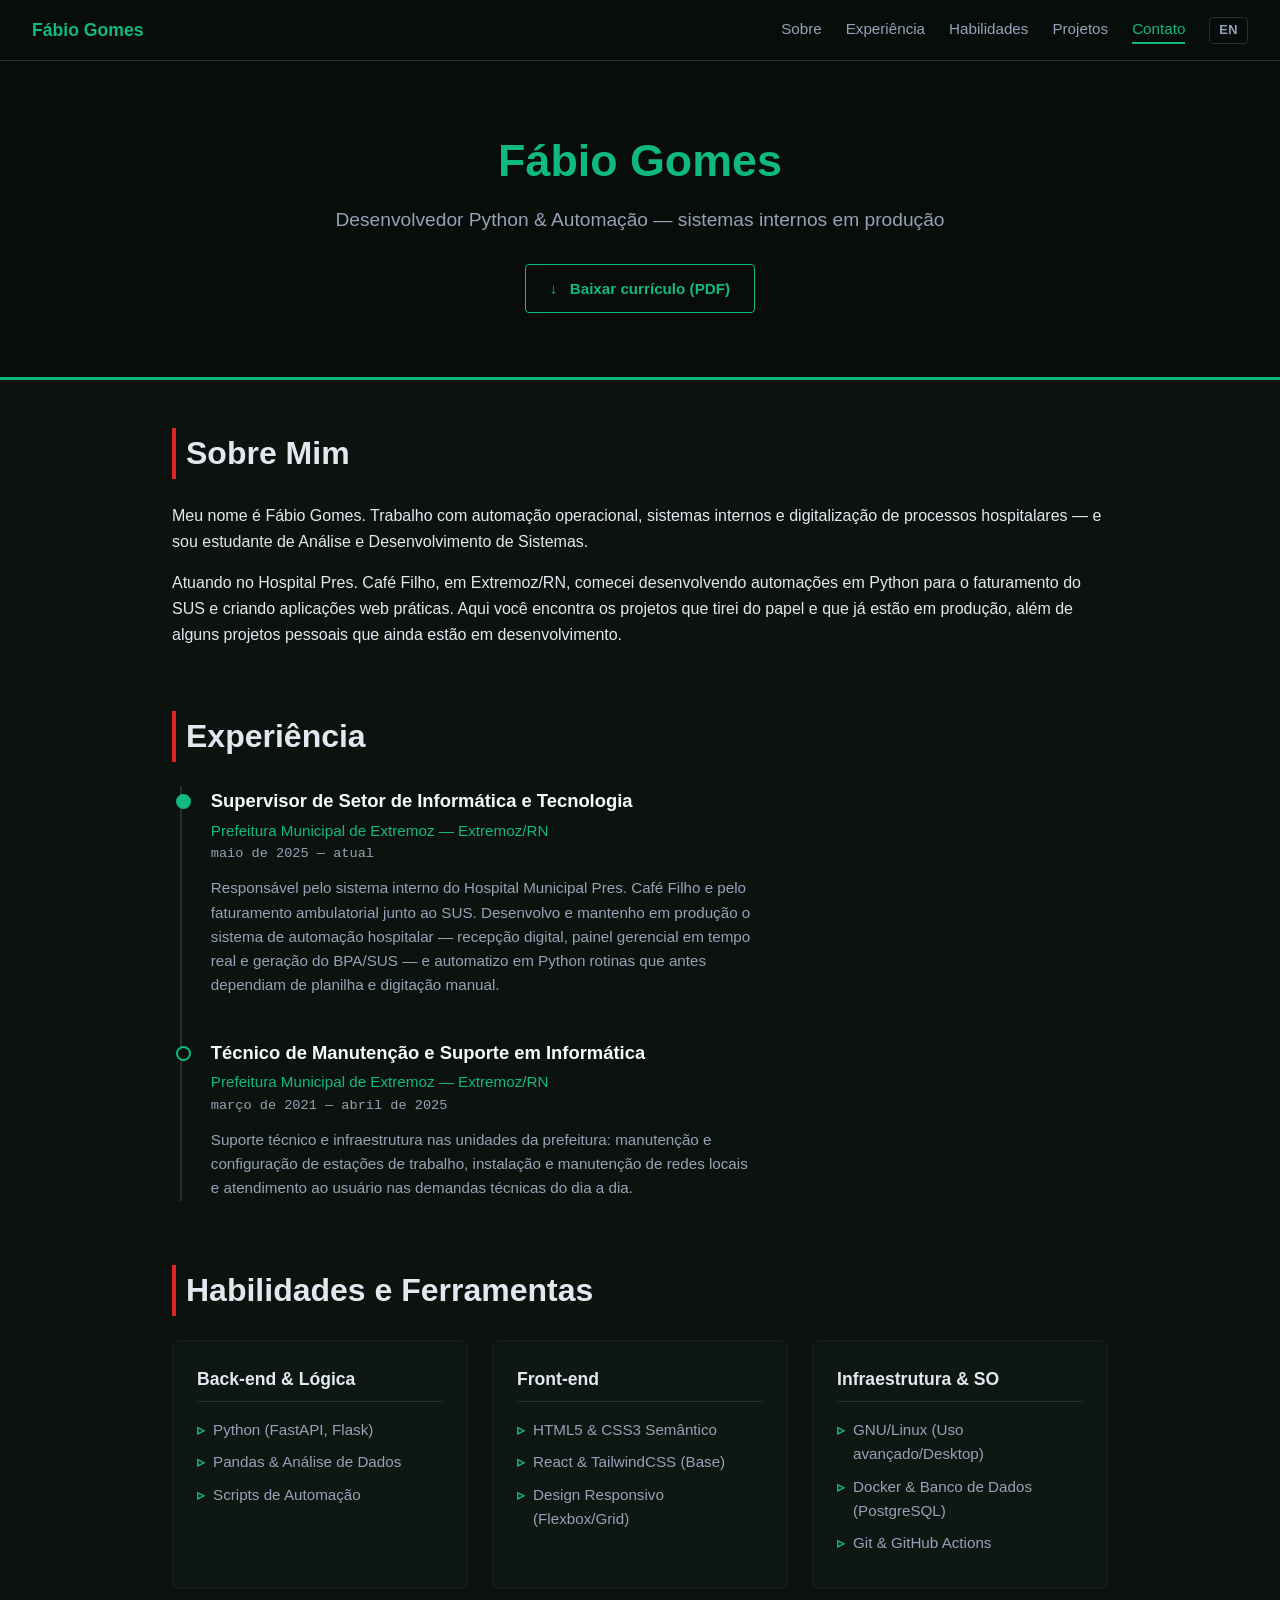
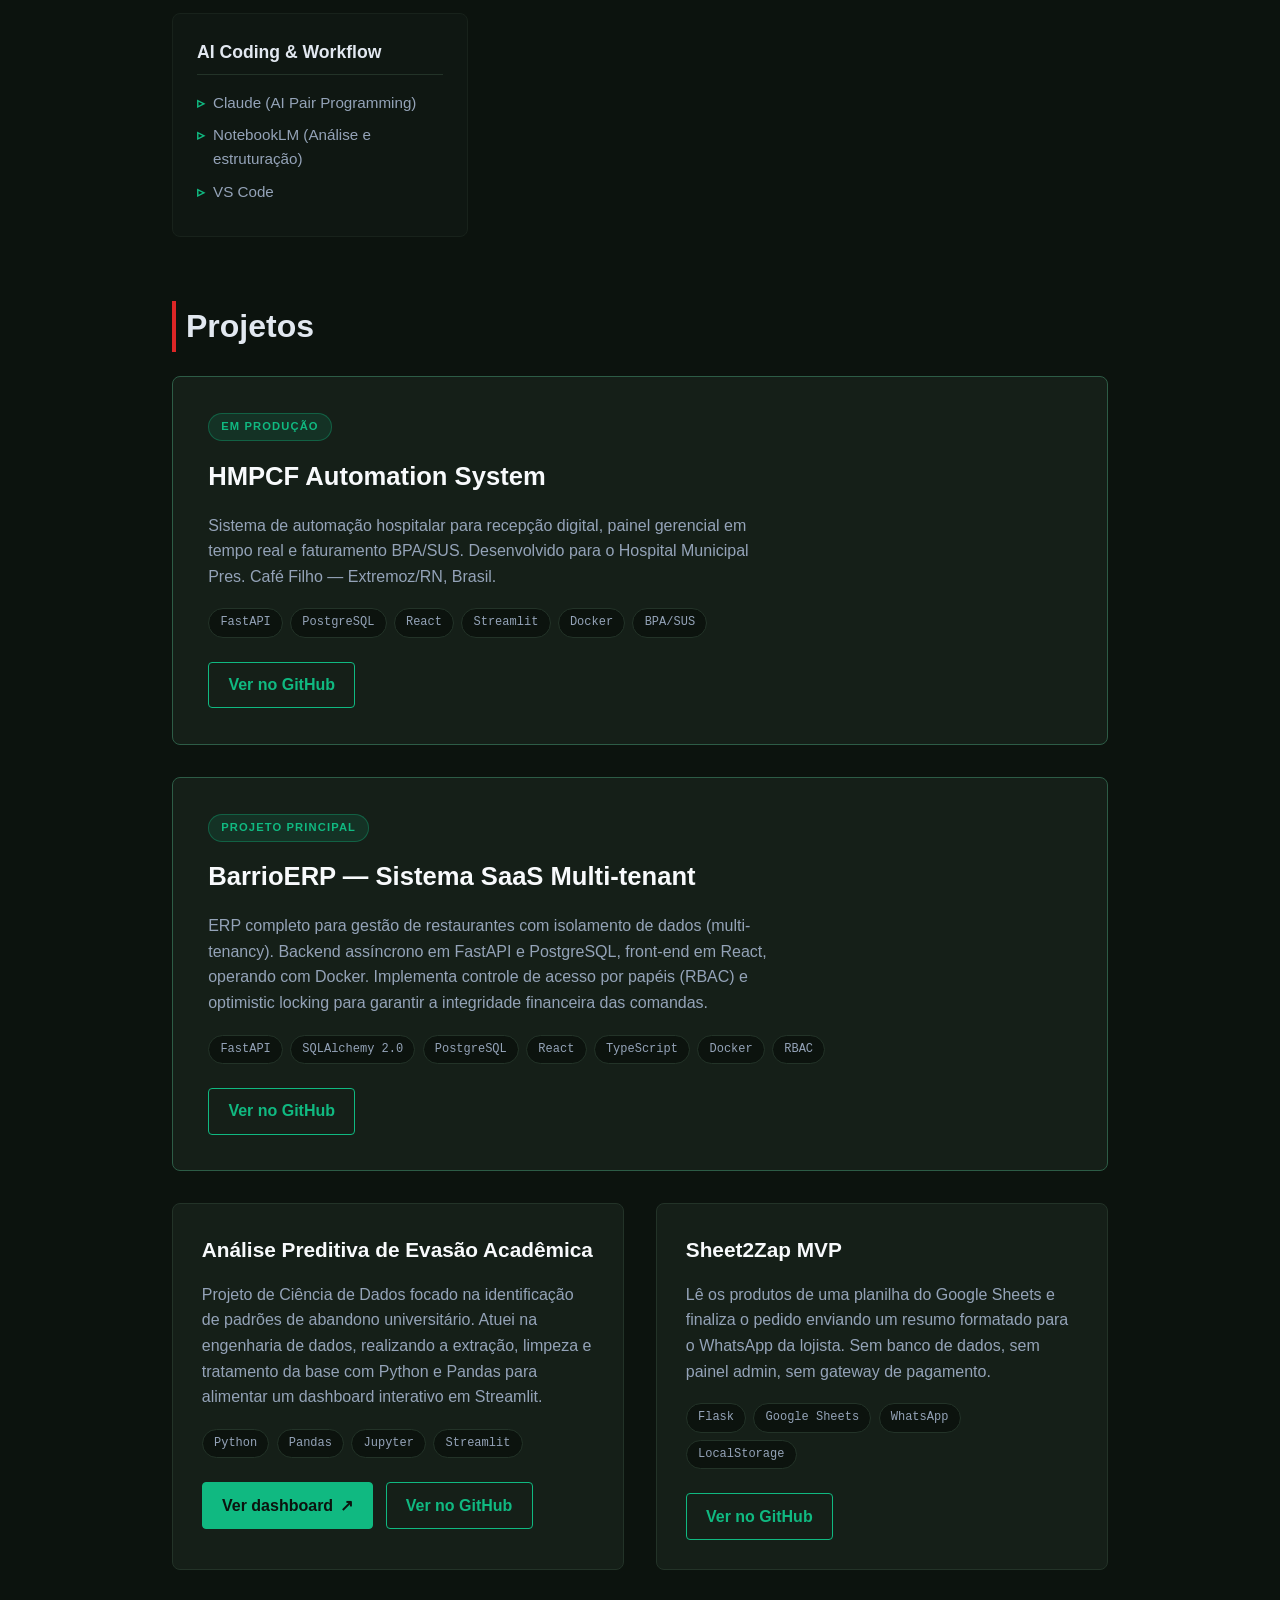
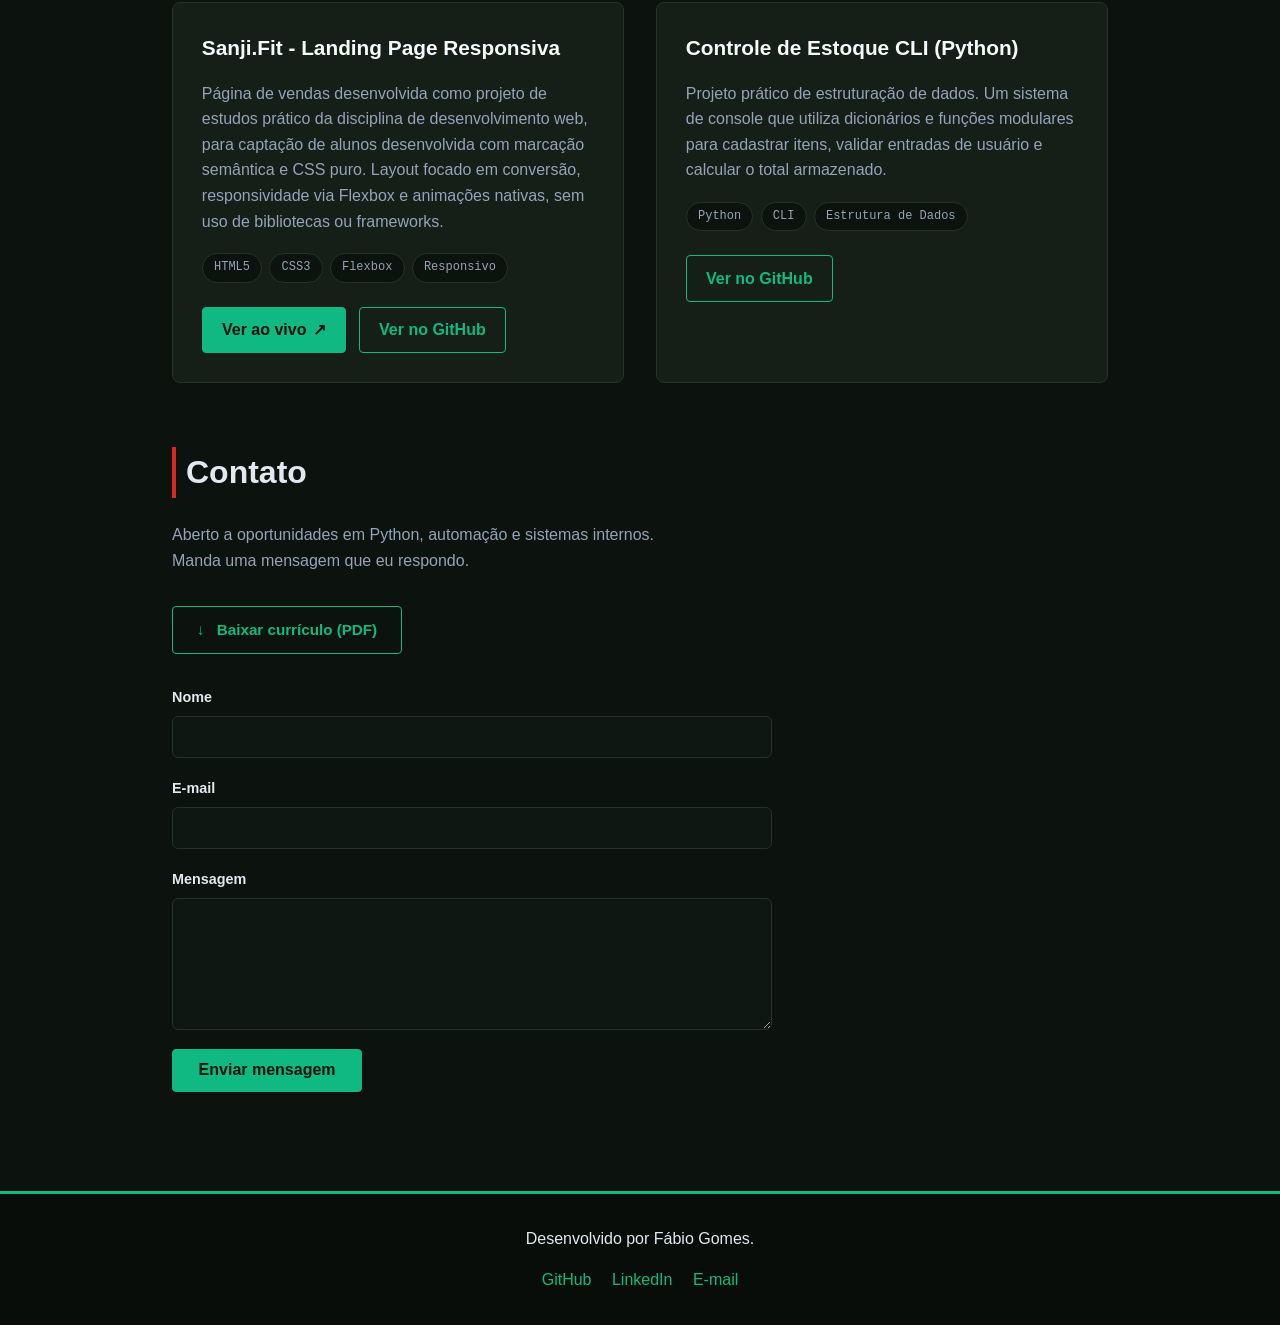
<file: index.html>
<!DOCTYPE html>
<html lang="pt-br">
<head>
    <meta charset="UTF-8">
    <meta name="viewport" content="width=device-width, initial-scale=1.0">
    <title>Fábio Gomes | Desenvolvedor Python & Automação</title>

    <!-- Esse texto é o que o Google mostra embaixo do título nos resultados.
         Se eu mudar de foco profissional, atualizar aqui E no og:description. -->
    <meta name="description" content="Portfólio de Fábio Gomes — desenvolvedor focado em automação com Python, sistemas internos e digitalização de processos hospitalares. Projetos em FastAPI, React, PostgreSQL e Docker.">
    <meta name="author" content="Fábio Gomes">

    <!-- Open Graph = o card que aparece quando eu colo o link no LinkedIn/WhatsApp.
         Sem isso vira um retângulo cinza sem graça. -->
    <meta property="og:type" content="website">
    <meta property="og:title" content="Fábio Gomes | Desenvolvedor Python & Automação">
    <meta property="og:description" content="Automação com Python, sistemas internos e digitalização de processos hospitalares. Veja os projetos que já estão em produção.">
    <meta property="og:locale" content="pt_BR">
    <!-- Avisa que existe versão em outro idioma -->
    <meta property="og:locale:alternate" content="en_US">
    <meta property="og:url" content="https://fabiogomes95.github.io/portfolio/">

    <!-- Banner do card de preview. A URL TEM que ser completa (https://...) —
         caminho relativo os robôs do LinkedIn/WhatsApp ignoram.
         O arquivo fica na raiz do repositório; se eu renomear, mudar aqui também.
         Dimensão certa é 1200x630. -->
    <meta property="og:image" content="https://fabiogomes95.github.io/portfolio/og-banner-1200x630.png">
    <meta property="og:image:width" content="1200">
    <meta property="og:image:height" content="630">
    <meta property="og:image:alt" content="Banner do portfólio de Fábio Gomes — Desenvolvedor Python & Automação">

    <!-- Marca qual é o endereço oficial, pro Google não indexar duas vezes
         caso o site fique acessível por mais de uma URL. -->
    <link rel="canonical" href="https://fabiogomes95.github.io/portfolio/">

    <!-- hreflang: é isto que liga as duas versões pro buscador.
         Sem essas linhas o Google trata as páginas como conteúdo duplicado e
         escolhe uma pra mostrar, ignorando a outra.
         x-default = pra onde mandar quem não bate com nenhum idioma listado.
         O bloco tem que ser IDÊNTICO nas duas páginas, inclusive apontando
         cada uma pra si mesma. -->
    <link rel="alternate" hreflang="pt-BR" href="https://fabiogomes95.github.io/portfolio/">
    <link rel="alternate" hreflang="en" href="https://fabiogomes95.github.io/portfolio/en/">
    <link rel="alternate" hreflang="x-default" href="https://fabiogomes95.github.io/portfolio/">

    <!-- O Twitter/X lê as og: de cima, mas exige esse tipo declarado à parte. -->
    <meta name="twitter:card" content="summary_large_image">

    <!-- Favicon feito em SVG na própria linha, sem arquivo separado.
         Os %23 são "#" escapado — dentro de uma URL o # tem outro significado
         e quebra tudo. Se um dia eu trocar as cores do tema, mudar aqui também. -->
    <link rel="icon" href="data:image/svg+xml,<svg xmlns='http://www.w3.org/2000/svg' viewBox='0 0 100 100'><rect width='100' height='100' rx='20' fill='%23080d0a'/><text y='.9em' x='50' font-size='70' text-anchor='middle' fill='%2310b981' font-family='sans-serif' font-weight='bold'>F</text></svg>">

    <link rel="stylesheet" href="style.css">
</head>
<body>

    <!-- Link de pular navegação. Tem que ser o PRIMEIRO elemento do body.
         Fica escondido acima da tela e só aparece quando recebe foco pelo Tab.
         Serve pra quem navega por teclado não ter que passar pelo menu inteiro
         em toda visita pra chegar no conteúdo. -->
    <a href="#conteudo" class="link-pular">Pular para o conteúdo</a>

    <!-- Menu. Fica antes do header porque gruda no topo da tela.
         Cada link aponta pro id de uma seção (#sobre -> id="sobre") — isso é
         nativo do navegador, não precisa de JS.
         REGRA: se eu criar uma seção nova, tenho que colocar o id nela E o
         link aqui. O script.js pega os links daqui automaticamente, então
         essas duas coisas bastam. -->
    <nav class="menu-navegacao">
        <!-- Meu nome como logo: clicar volta pro topo -->
        <a href="#topo" class="menu-logo">Fábio Gomes</a>

        <ul class="menu-lista">
            <li><a href="#sobre"       class="menu-link">Sobre</a></li>
            <li><a href="#experiencia" class="menu-link">Experiência</a></li>
            <li><a href="#habilidades" class="menu-link">Habilidades</a></li>
            <li><a href="#projetos"    class="menu-link">Projetos</a></li>
            <li><a href="#contato"     class="menu-link">Contato</a></li>
            <!-- Troca de idioma. NÃO leva a classe "menu-link" de propósito:
                 o script.js pega todos os .menu-link e tenta achar a seção
                 correspondente na página — com "en/" ele não acharia nada.
                 O hreflang diz ao navegador e ao buscador o idioma do destino. -->
            <li><a href="en/" class="menu-idioma" lang="en" hreflang="en">EN</a></li>
        </ul>
    </nav>

    <!-- O id="topo" existe só pro link do logo ter pra onde voltar. -->
    <header class="cabecalho-principal" id="topo">
        <!-- Só um <h1> na página inteira, e é o texto de MAIOR peso pro Google.
             Não desperdiçar com "Meu Portfólio" (que era o que estava aqui):
             tem que dizer quem eu sou e o que eu faço, batendo com o <title>,
             com a og:title e com o meu título do LinkedIn. -->
        <h1 class="titulo-site">Fábio Gomes</h1>
        <p class="subtitulo-site">Desenvolvedor Python &amp; Automação — sistemas internos em produção</p>

        <!-- O atributo "download" força o navegador a BAIXAR o PDF em vez de
             abrir numa aba. Sem ele, o arquivo abre no leitor do navegador e a
             pessoa tem que salvar na mão.
             Caminho relativo funciona aqui (é o meu próprio site) — diferente
             da og:image, que exige URL completa.
             Pra trocar o currículo depois: substituir o arquivo mantendo o mesmo
             nome, que aí nada aqui precisa mudar. -->
        <a href="curriculo-fabio-gomes.pdf" download class="botao-curriculo">
            Baixar currículo (PDF)
        </a>
    </header>

    <!-- O id="conteudo" é o destino do link "pular para o conteúdo" lá em cima. -->
    <main class="conteudo-principal" id="conteudo">

        <section id="sobre" class="secao-sobre">
            <h2 class="titulo-secao">Sobre Mim</h2>

            <div class="texto-sobre">
                <!-- Ordem importa: primeiro o que eu FAÇO, depois a formação.
                     Antes começava por "sou estudante de ADS", que é a informação
                     mais fraca da frase ocupando o lugar mais forte. -->
                <p>
                    Meu nome é Fábio Gomes. Trabalho com automação operacional, sistemas internos e digitalização de processos hospitalares — e sou estudante de Análise e Desenvolvimento de Sistemas.
                </p>
                <!-- Tinha um <br> aqui pra separar os parágrafos. Tirei: espaçamento
                     é trabalho do CSS. Quem separa agora é ".texto-sobre p" no style.css.
                     Se eu quiser mudar esse respiro, é lá, não aqui. -->
                <p>
                    Atuando no Hospital Pres. Café Filho, em Extremoz/RN, comecei desenvolvendo automações em Python para o faturamento do SUS e criando aplicações web práticas. Aqui você encontra os projetos que tirei do papel e que já estão em produção, além de alguns projetos pessoais que ainda estão em desenvolvimento.
                </p>
            </div>
        </section>

        <!-- Seção nova. Motivo de existir: os projetos mostram o que eu sei fazer,
             mas não diziam em lugar nenhum que eu faço isso EMPREGADO, hoje.
             Sistema rodando num hospital com equipe dependendo dele pesa
             diferente de repositório no GitHub.
             Deixei a Teleperformance de fora de propósito — está no currículo
             pra não abrir buraco de data, mas aqui não acrescenta nada. -->
        <section id="experiencia" class="secao-experiencia">
            <h2 class="titulo-secao">Experiência</h2>

            <ol class="linha-tempo">
                <li class="item-tempo">
                    <h3 class="cargo-tempo">Supervisor de Setor de Informática e Tecnologia</h3>
                    <p class="empresa-tempo">Prefeitura Municipal de Extremoz — Extremoz/RN</p>
                    <p class="periodo-tempo">maio de 2025 — atual</p>
                    <p class="descricao-tempo">
                        Responsável pelo sistema interno do Hospital Municipal Pres. Café Filho
                        e pelo faturamento ambulatorial junto ao SUS. Desenvolvo e mantenho em
                        produção o sistema de automação hospitalar — recepção digital, painel
                        gerencial em tempo real e geração do BPA/SUS — e automatizo em Python
                        rotinas que antes dependiam de planilha e digitação manual.
                    </p>
                </li>

                <li class="item-tempo">
                    <h3 class="cargo-tempo">Técnico de Manutenção e Suporte em Informática</h3>
                    <p class="empresa-tempo">Prefeitura Municipal de Extremoz — Extremoz/RN</p>
                    <p class="periodo-tempo">março de 2021 — abril de 2025</p>
                    <p class="descricao-tempo">
                        Suporte técnico e infraestrutura nas unidades da prefeitura: manutenção
                        e configuração de estações de trabalho, instalação e manutenção de redes
                        locais e atendimento ao usuário nas demandas técnicas do dia a dia.
                    </p>
                </li>
            </ol>
        </section>

        <section id="habilidades" class="secao-habilidades">
            <h2 class="titulo-secao">Habilidades e Ferramentas</h2>

            <!-- Essa div é o container da grade. O CSS transforma ELA em grid
                 e cada filho direto vira uma célula sozinho.
                 Pra somar uma categoria: copiar um bloco inteiro abaixo. O grid
                 se reorganiza sozinho, não preciso mexer em CSS nenhum. -->
            <div class="grade-habilidades">
                <!-- Categoria 1 — as outras seguem o mesmo molde: h3 + ul -->
                <div class="categoria-habilidade">
                    <h3 class="titulo-categoria">Back-end & Lógica</h3>
                    <ul class="lista-habilidades">
                        <li>Python (FastAPI, Flask)</li>
                        <li>Pandas & Análise de Dados</li>
                        <li>Scripts de Automação</li>
                    </ul>
                </div>

                <!-- Categoria 2 -->
                <div class="categoria-habilidade">
                    <h3 class="titulo-categoria">Front-end</h3>
                    <ul class="lista-habilidades">
                        <li>HTML5 & CSS3 Semântico</li>
                        <li>React & TailwindCSS (Base)</li>
                        <li>Design Responsivo (Flexbox/Grid)</li>
                    </ul>
                </div>

                <!-- Categoria 3 -->
                <div class="categoria-habilidade">
                    <h3 class="titulo-categoria">Infraestrutura & SO</h3>
                    <ul class="lista-habilidades">
                        <li>GNU/Linux (Uso avançado/Desktop)</li>
                        <li>Docker & Banco de Dados (PostgreSQL)</li>
                        <li>Git & GitHub Actions</li>
                    </ul>
                </div>

                <!-- Categoria 4 — meu diferencial, manter em destaque -->
                <div class="categoria-habilidade">
                    <h3 class="titulo-categoria">AI Coding & Workflow</h3>
                    <ul class="lista-habilidades">
                        <li>Claude (AI Pair Programming)</li>
                        <li>NotebookLM (Análise e estruturação)</li>
                        <li>VS Code</li>
                    </ul>
                </div>
            </div>
        </section>

        <section id="projetos" class="secao-projetos">
            <h2 class="titulo-secao">Projetos</h2>

            <!-- Usei <ul> e não um monte de <div> porque isso É uma lista de
                 itens equivalentes. Leitor de tela anuncia "lista com 6 itens".
                 Visualmente não muda nada: o CSS vira grid e tira as bolinhas. -->
            <ul class="grade-projetos">
                <!-- Molde do cartão: h3 + p + link. Copiar um bloco desses
                     pra adicionar projeto novo. -->
                <li class="cartao-projeto cartao-destaque">
                    <span class="selo-destaque">Em produção</span>
                    <h3 class="titulo-projeto">HMPCF Automation System</h3>
                    <p class="descricao-projeto">
                        Sistema de automação hospitalar para recepção digital, painel gerencial
                        em tempo real e faturamento BPA/SUS. Desenvolvido para o Hospital Municipal
                        Pres. Café Filho — Extremoz/RN, Brasil.
                    </p>
                    <!-- Stack conferida no README do repositório.
                         ATENÇÃO: os topics do GitHub deste repo (eel, sqlite)
                         são do sistema LEGADO, descontinuado em 2025. A versão
                         atual é FastAPI + PostgreSQL + React. Não usar os
                         topics como fonte — atualizar eles lá. -->
                    <ul class="tags-projeto">
                        <li>FastAPI</li>
                        <li>PostgreSQL</li>
                        <li>React</li>
                        <li>Streamlit</li>
                        <li>Docker</li>
                        <li>BPA/SUS</li>
                    </ul>
                    <!-- Todo link externo leva target="_blank" + rel="noopener noreferrer".
                         O rel é trava de segurança: sem ele a página aberta consegue
                         mexer na minha aba original (window.opener). Não esquecer
                         nos próximos que eu adicionar. -->
                    <a href="https://github.com/fabiogomes95/HMPCF-Automation-System" target="_blank" rel="noopener noreferrer" class="botao-projeto">Ver no GitHub</a>
                </li>

                <li class="cartao-projeto cartao-destaque">
                    <span class="selo-destaque">Projeto principal</span>
                    <h3 class="titulo-projeto">BarrioERP — Sistema SaaS Multi-tenant</h3>
                    <p class="descricao-projeto">
                        ERP completo para gestão de restaurantes com isolamento de dados (multi-tenancy).
                        Backend assíncrono em FastAPI e PostgreSQL, front-end em React, operando com Docker.
                        Implementa controle de acesso por papéis (RBAC) e optimistic locking para garantir
                        a integridade financeira das comandas.
                    </p>
                    <!-- "Multi-tenant" saiu daqui: já está no título do projeto. -->
                    <ul class="tags-projeto">
                        <li>FastAPI</li>
                        <li>SQLAlchemy 2.0</li>
                        <li>PostgreSQL</li>
                        <li>React</li>
                        <li>TypeScript</li>
                        <li>Docker</li>
                        <li>RBAC</li>
                    </ul>
                    <a href="https://github.com/fabiogomes95/BarrioERP" target="_blank" rel="noopener noreferrer" class="botao-projeto">Ver no GitHub</a>
                </li>

                <li class="cartao-projeto">
                    <h3 class="titulo-projeto">Análise Preditiva de Evasão Acadêmica</h3>
                    <p class="descricao-projeto">
                        Projeto de Ciência de Dados focado na identificação de padrões de abandono universitário.
                        Atuei na engenharia de dados, realizando a extração, limpeza e tratamento da base
                        com Python e Pandas para alimentar um dashboard interativo em Streamlit.
                    </p>
                    <ul class="tags-projeto">
                        <li>Python</li>
                        <li>Pandas</li>
                        <li>Jupyter</li>
                        <li>Streamlit</li>
                    </ul>
                    <!-- App gratuito do Streamlit Community Cloud hiberna depois
                         de alguns dias sem acesso: quem clica vê uma tela de
                         "acordando" por ~30s antes do dashboard. Abrir o link de
                         vez em quando mantém ele desperto. -->
                    <div class="acoes-projeto">
                        <a href="https://senac-pi-grupo03-2026.streamlit.app/" target="_blank" rel="noopener noreferrer" class="botao-demo">Ver dashboard</a>
                        <a href="https://github.com/Senac-EAD-PTI-Grupo/senac-pi-grupo03-2026" target="_blank" rel="noopener noreferrer" class="botao-projeto">Ver no GitHub</a>
                    </div>
                </li>

                <li class="cartao-projeto">
                    <h3 class="titulo-projeto">Sheet2Zap MVP</h3>
                    <p class="descricao-projeto">
                        Lê os produtos de uma planilha do Google Sheets e finaliza o pedido enviando
                        um resumo formatado para o WhatsApp da lojista. Sem banco de dados, sem painel
                        admin, sem gateway de pagamento.
                    </p>
                    <!-- Não é "Google Sheets API": a planilha é publicada como CSV
                         e o app lê direto. Conferido no README. -->
                    <ul class="tags-projeto">
                        <li>Flask</li>
                        <li>Google Sheets</li>
                        <li>WhatsApp</li>
                        <li>LocalStorage</li>
                    </ul>
                    <a href="https://github.com/fabiogomes95/Sheet2Zap-MVP" target="_blank" rel="noopener noreferrer" class="botao-projeto">Ver no GitHub</a>
                </li>

                <li class="cartao-projeto">
                    <h3 class="titulo-projeto">Sanji.Fit - Landing Page Responsiva</h3>
                    <p class="descricao-projeto">
                        Página de vendas desenvolvida como projeto de estudos prático da disciplina de desenvolvimento web, para captação de alunos
                        desenvolvida com marcação semântica e CSS puro. Layout focado em conversão, responsividade via Flexbox e animações nativas,
                        sem uso de bibliotecas ou frameworks.
                    </p>
                    <ul class="tags-projeto">
                        <li>HTML5</li>
                        <li>CSS3</li>
                        <li>Flexbox</li>
                        <li>Responsivo</li>
                    </ul>
                    <!-- Projeto com demo ao vivo: os dois botões entram na
                         .acoes-projeto, que cuida do espaçamento entre eles.
                         Pra somar demo em outro cartão, é copiar esta estrutura. -->
                    <div class="acoes-projeto">
                        <a href="https://fabiogomes95.github.io/landing-page-sanji-fit/" target="_blank" rel="noopener noreferrer" class="botao-demo">Ver ao vivo</a>
                        <a href="https://github.com/fabiogomes95/landing-page-sanji-fit" target="_blank" rel="noopener noreferrer" class="botao-projeto">Ver no GitHub</a>
                    </div>
                </li>

                <li class="cartao-projeto">
                    <h3 class="titulo-projeto">Controle de Estoque CLI (Python)</h3>
                    <p class="descricao-projeto">
                        Projeto prático de estruturação de dados. Um sistema de console que utiliza dicionários e funções modulares para cadastrar itens,
                        validar entradas de usuário e calcular o total armazenado.
                    </p>
                    <ul class="tags-projeto">
                        <li>Python</li>
                        <li>CLI</li>
                        <li>Estrutura de Dados</li>
                    </ul>
                    <a href="https://github.com/fabiogomes95/pti-controle-de-estoque" target="_blank" rel="noopener noreferrer" class="botao-projeto">Ver no GitHub</a>
                </li>
            </ul>
        </section>

        <section id="contato" class="secao-contato">
            <h2 class="titulo-secao">Contato</h2>
            <p class="texto-contato">
                Aberto a oportunidades em Python, automação e sistemas internos.
                Manda uma mensagem que eu respondo.
            </p>

            <!-- Segunda chance de baixar o currículo: quem rolou até aqui está
                 interessado, e nem todo mundo viu o botão lá no topo. -->
            <a href="curriculo-fabio-gomes.pdf" download class="botao-curriculo botao-curriculo-contato">
                Baixar currículo (PDF)
            </a>

            <!--
                O action aponta pro Formspree (site estático não processa envio sozinho).
                Se eu trocar de conta/formulário, é só mudar o ID no final da URL.

                Importante: este form funciona SEM JavaScript. O navegador envia
                sozinho e o Formspree mostra a página de obrigado dele.
                O script.js só melhora isso: intercepta o envio e mostra o retorno
                aqui mesmo, sem sair do site. Se o JS quebrar, o form continua vivo.
            -->
            <form class="formulario-contato" id="formulario-contato"
                  action="https://formspree.io/f/mvkoqzdr" method="POST">

                <div class="campo-formulario">
                    <!-- O "for" do label tem que bater com o "id" do input.
                         É isso que faz clicar no texto focar o campo, e é assim
                         que leitor de tela sabe qual rótulo é de qual campo. -->
                    <label for="campo-nome">Nome</label>
                    <input type="text" id="campo-nome" name="nome" required>
                </div>

                <div class="campo-formulario">
                    <label for="campo-email">E-mail</label>
                    <!-- type="email" faz o navegador validar o formato sozinho e
                         abre o teclado com @ no celular.
                         O name="email" o Formspree reconhece e usa como Responder-Para,
                         então eu respondo direto na minha caixa. Não renomear. -->
                    <input type="email" id="campo-email" name="email" required>
                </div>

                <div class="campo-formulario">
                    <label for="campo-mensagem">Mensagem</label>
                    <textarea id="campo-mensagem" name="mensagem" rows="6" required></textarea>
                </div>

                <!-- Assunto do e-mail que chega pra mim. Sem isso vem um genérico. -->
                <input type="hidden" name="_subject" value="Novo contato pelo portfólio">

                <!-- Armadilha antispam ("honeypot"): campo escondido por CSS.
                     Humano não vê, então nunca preenche. Robô de spam preenche
                     tudo que encontra — e aí o Formspree descarta o envio.
                     O nome _gotcha é reconhecido por eles, não inventar outro. -->
                <input type="text" name="_gotcha" class="campo-armadilha" tabindex="-1" autocomplete="off">

                <button type="submit" class="botao-enviar">Enviar mensagem</button>

                <!-- role="status" faz o leitor de tela anunciar o texto quando ele
                     muda, sem roubar o foco de onde a pessoa está. -->
                <p class="retorno-formulario" id="retorno-formulario" role="status"></p>
            </form>
        </section>

    </main>

    <footer class="rodape-principal">
        <p>Desenvolvido por Fábio Gomes.</p>
        <div class="links-contato">
            <a href="https://github.com/fabiogomes95" target="_blank" rel="noopener noreferrer" class="link-rodape">GitHub</a>
            <a href="https://www.linkedin.com/in/fabiogsilva95/" target="_blank" rel="noopener noreferrer" class="link-rodape">LinkedIn</a>
            <!-- mailto não leva target="_blank" — só abriria uma aba em branco à toa. -->
            <a href="mailto:fabiogsilva@disroot.org" class="link-rodape">E-mail</a>
        </div>
    </footer>

    <!-- Voltar ao topo. É um link comum pra #topo, então funciona mesmo sem JS
         (o script só cuida de escondê-lo quando já estou no topo).
         O aria-label existe porque o conteúdo é só uma seta: leitor de tela
         anunciaria "seta pra cima", que não diz nada. -->
    <a href="#topo" class="botao-topo" id="botao-topo" aria-label="Voltar ao topo">↑</a>

    <!-- "defer" = baixa o script junto com o HTML mas só roda no fim.
         Sem ele o JS rodaria antes das seções existirem e não acharia nada.
         Se eu adicionar outro script, manter o defer também. -->
    <script src="script.js" defer></script>

</body>
</html>
</file>
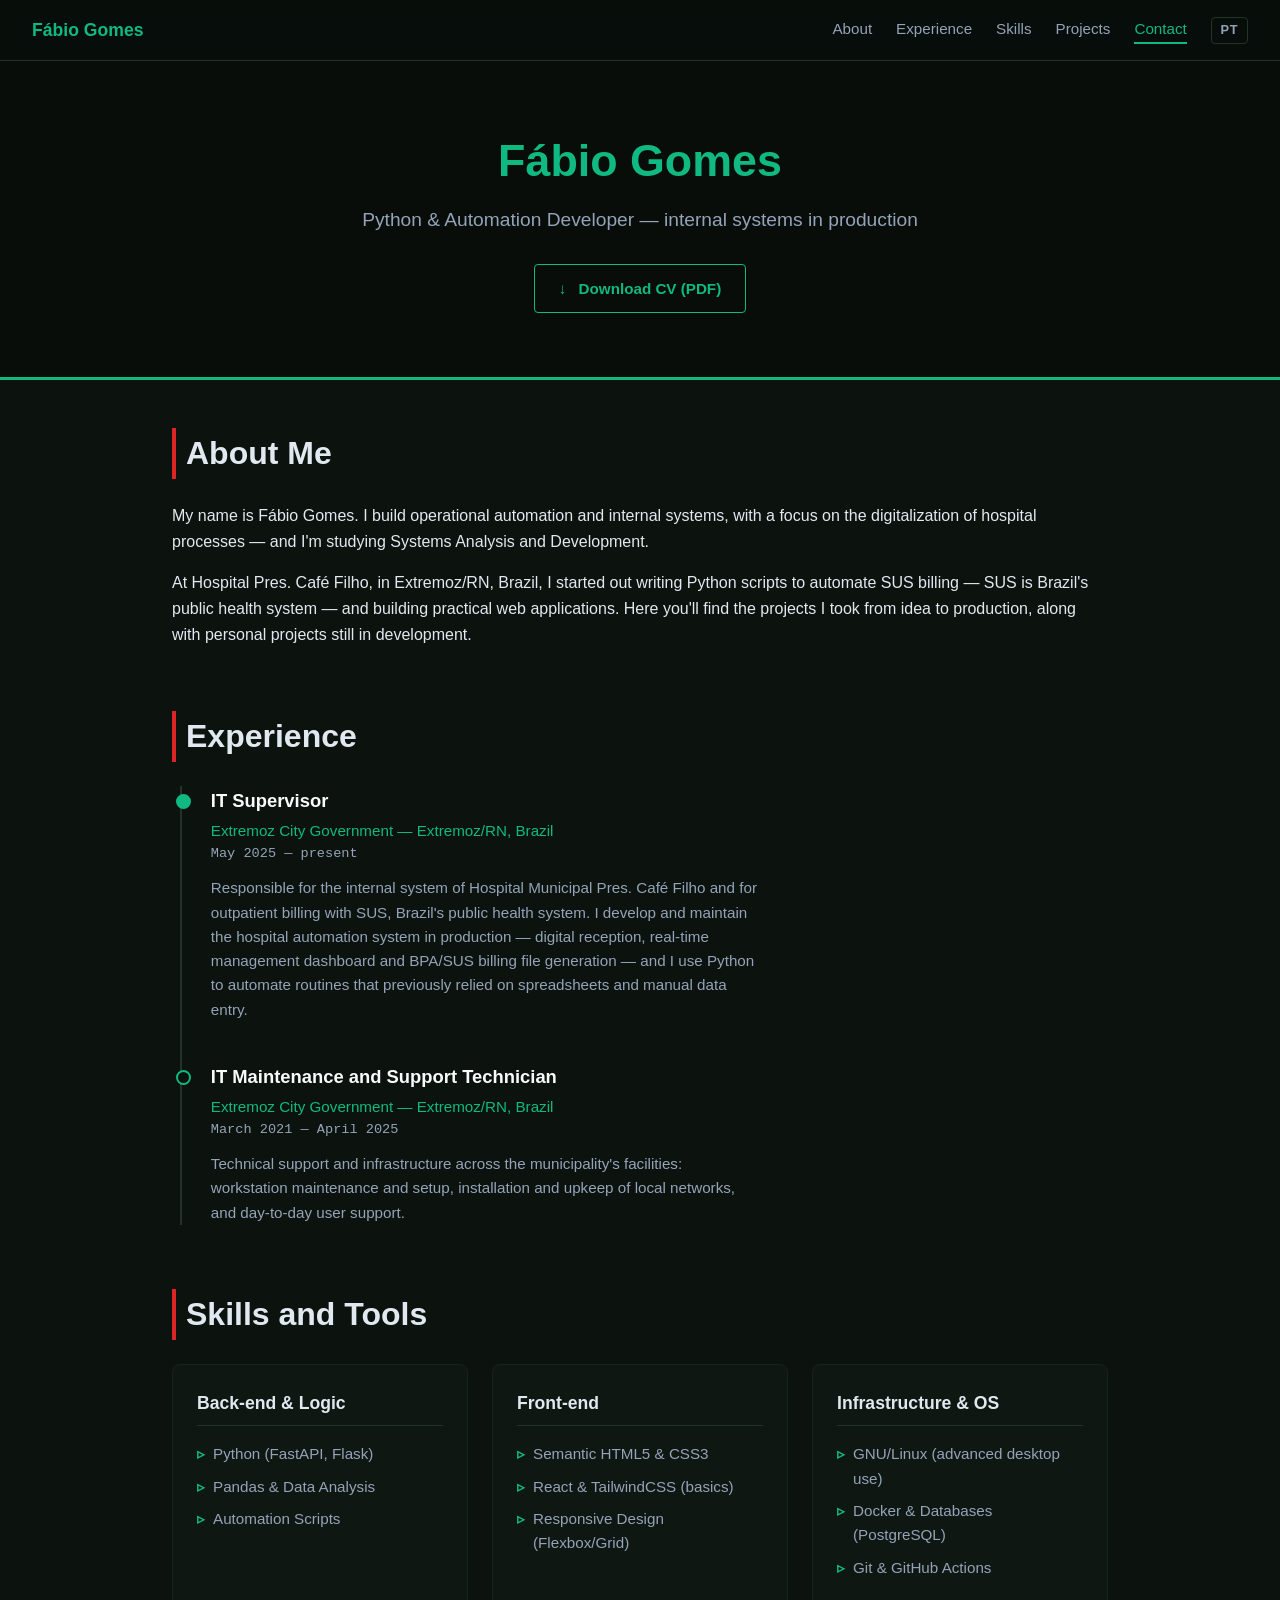
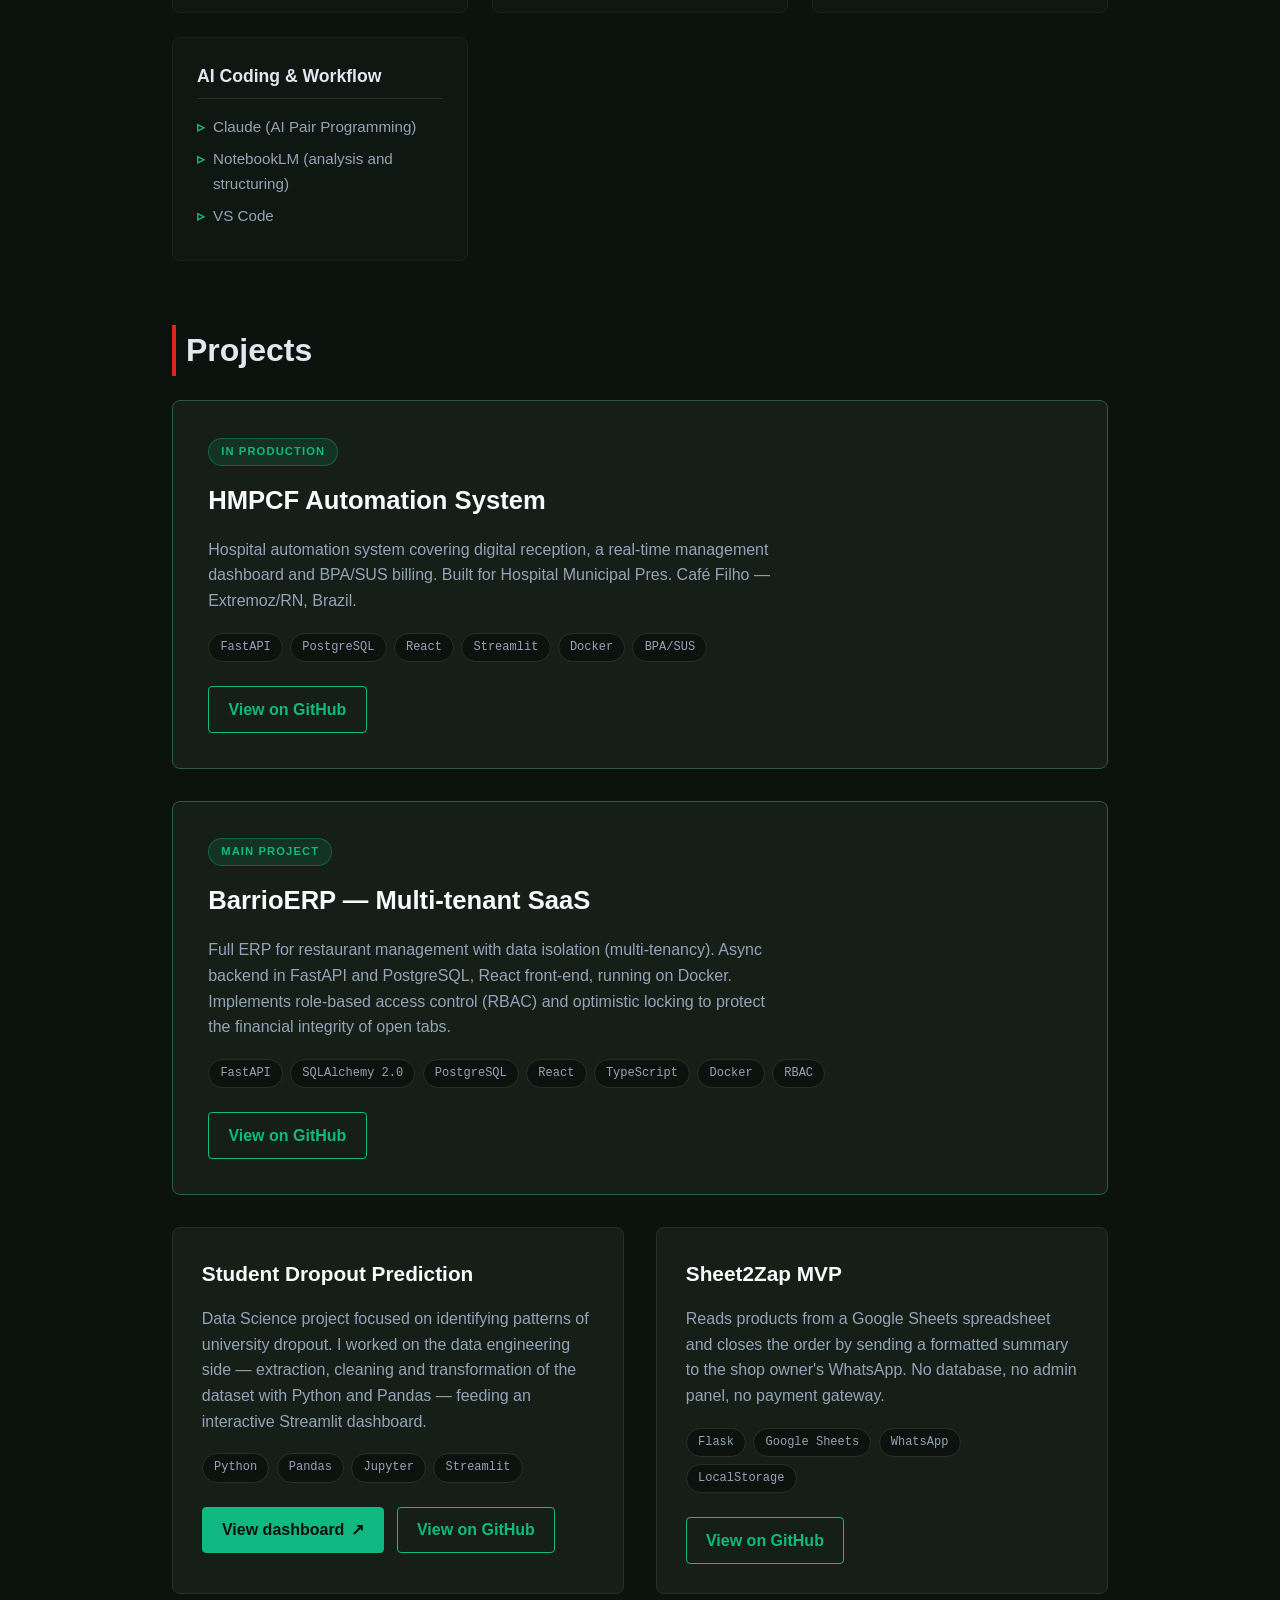
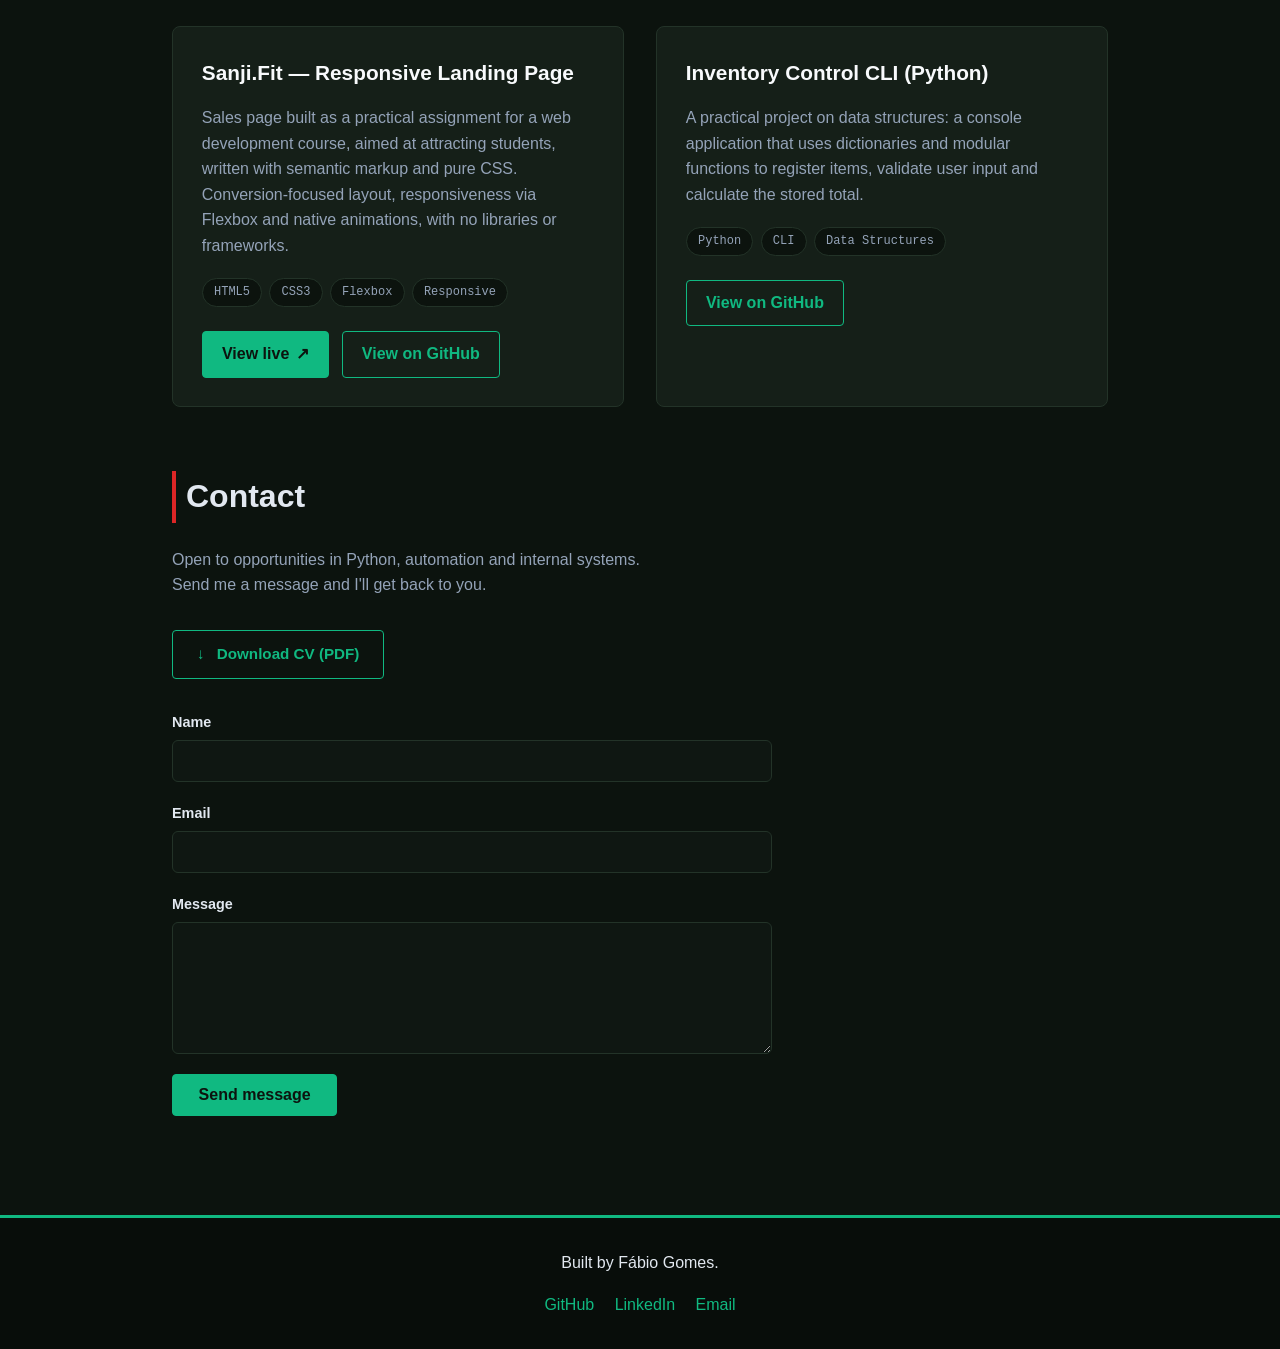
<file: en/index.html>
<!DOCTYPE html>
<html lang="en">
<head>
    <meta charset="UTF-8">
    <meta name="viewport" content="width=device-width, initial-scale=1.0">
    <title>Fábio Gomes | Python &amp; Automation Developer</title>

    <!-- Versão em inglês. O conteúdo é o mesmo da raiz, traduzido.
         REGRA: mudou texto lá, mudar aqui também. É o preço de ter duas
         páginas de verdade em vez de trocar textos com JavaScript. -->
    <meta name="description" content="Portfolio of Fábio Gomes — developer focused on Python automation, internal systems and the digitalization of hospital processes. Projects built with FastAPI, React, PostgreSQL and Docker.">
    <meta name="author" content="Fábio Gomes">

    <meta property="og:type" content="website">
    <meta property="og:title" content="Fábio Gomes | Python &amp; Automation Developer">
    <meta property="og:description" content="Python automation, internal systems and digitalization of hospital processes. See the projects already running in production.">
    <meta property="og:locale" content="en_US">
    <!-- Diz ao Facebook/LinkedIn que existe uma versão em outro idioma -->
    <meta property="og:locale:alternate" content="pt_BR">
    <meta property="og:url" content="https://fabiogomes95.github.io/portfolio/en/">

    <meta property="og:image" content="https://fabiogomes95.github.io/portfolio/og-banner-1200x630.png">
    <meta property="og:image:width" content="1200">
    <meta property="og:image:height" content="630">
    <meta property="og:image:alt" content="Fábio Gomes portfolio banner — Python &amp; Automation Developer">

    <!-- Canonical aponta pra ELA MESMA. Cada idioma é uma página independente
         aos olhos do Google — se eu apontasse pra raiz, esta versão sumiria
         dos resultados em inglês. -->
    <link rel="canonical" href="https://fabiogomes95.github.io/portfolio/en/">

    <!-- hreflang: é isto que liga as duas versões pro buscador.
         Sem essas linhas o Google trata as páginas como conteúdo duplicado.
         x-default = pra onde mandar quem não bate com nenhum idioma listado.
         O bloco tem que ser IDÊNTICO nas duas páginas, inclusive apontando
         cada uma pra si mesma. -->
    <link rel="alternate" hreflang="pt-BR" href="https://fabiogomes95.github.io/portfolio/">
    <link rel="alternate" hreflang="en" href="https://fabiogomes95.github.io/portfolio/en/">
    <link rel="alternate" hreflang="x-default" href="https://fabiogomes95.github.io/portfolio/">

    <meta name="twitter:card" content="summary_large_image">

    <link rel="icon" href="data:image/svg+xml,<svg xmlns='http://www.w3.org/2000/svg' viewBox='0 0 100 100'><rect width='100' height='100' rx='20' fill='%23080d0a'/><text y='.9em' x='50' font-size='70' text-anchor='middle' fill='%2310b981' font-family='sans-serif' font-weight='bold'>F</text></svg>">

    <!-- ".." porque esta página está em /en/ e o CSS fica na raiz.
         Mesma coisa pro script.js e pro PDF do currículo, mais abaixo. -->
    <link rel="stylesheet" href="../style.css">
</head>
<body>

    <a href="#content" class="link-pular">Skip to content</a>

    <nav class="menu-navegacao">
        <a href="#top" class="menu-logo">Fábio Gomes</a>

        <ul class="menu-lista">
            <li><a href="#about"      class="menu-link">About</a></li>
            <li><a href="#experience" class="menu-link">Experience</a></li>
            <li><a href="#skills"     class="menu-link">Skills</a></li>
            <li><a href="#projects"   class="menu-link">Projects</a></li>
            <li><a href="#contact"    class="menu-link">Contact</a></li>
            <!-- Troca de idioma. Não leva a classe "menu-link" de propósito:
                 senão o script.js tentaria achar uma seção "../" na página. -->
            <li><a href="../" class="menu-idioma" lang="pt-BR" hreflang="pt-BR">PT</a></li>
        </ul>
    </nav>

    <header class="cabecalho-principal" id="top">
        <h1 class="titulo-site">Fábio Gomes</h1>
        <p class="subtitulo-site">Python &amp; Automation Developer — internal systems in production</p>

        <!-- Uso "CV" e não "résumé": CV é entendido no mundo todo, enquanto
             "résumé" é o termo dos EUA (e lá "CV" significa documento acadêmico).
             Cada idioma tem seu PDF: cv-fabio-gomes.pdf aqui,
             curriculo-fabio-gomes.pdf na versão em português. -->
        <a href="../cv-fabio-gomes.pdf" download class="botao-curriculo">
            Download CV (PDF)
        </a>
    </header>

    <main class="conteudo-principal" id="content">

        <section id="about" class="secao-sobre">
            <h2 class="titulo-secao">About Me</h2>

            <div class="texto-sobre">
                <p>
                    My name is Fábio Gomes. I build operational automation and internal systems, with a focus on the digitalization of hospital processes — and I'm studying Systems Analysis and Development.
                </p>
                <p>
                    At Hospital Pres. Café Filho, in Extremoz/RN, Brazil, I started out writing Python scripts to automate SUS billing — SUS is Brazil's public health system — and building practical web applications. Here you'll find the projects I took from idea to production, along with personal projects still in development.
                </p>
            </div>
        </section>

        <section id="experience" class="secao-experiencia">
            <h2 class="titulo-secao">Experience</h2>

            <ol class="linha-tempo">
                <li class="item-tempo">
                    <h3 class="cargo-tempo">IT Supervisor</h3>
                    <p class="empresa-tempo">Extremoz City Government — Extremoz/RN, Brazil</p>
                    <p class="periodo-tempo">May 2025 — present</p>
                    <p class="descricao-tempo">
                        Responsible for the internal system of Hospital Municipal Pres. Café Filho
                        and for outpatient billing with SUS, Brazil's public health system. I develop
                        and maintain the hospital automation system in production — digital reception,
                        real-time management dashboard and BPA/SUS billing file generation — and
                        I use Python to automate routines that previously relied on spreadsheets and
                        manual data entry.
                    </p>
                </li>

                <li class="item-tempo">
                    <h3 class="cargo-tempo">IT Maintenance and Support Technician</h3>
                    <p class="empresa-tempo">Extremoz City Government — Extremoz/RN, Brazil</p>
                    <p class="periodo-tempo">March 2021 — April 2025</p>
                    <p class="descricao-tempo">
                        Technical support and infrastructure across the municipality's facilities: workstation
                        maintenance and setup, installation and upkeep of local networks, and
                        day-to-day user support.
                    </p>
                </li>
            </ol>
        </section>

        <section id="skills" class="secao-habilidades">
            <h2 class="titulo-secao">Skills and Tools</h2>

            <div class="grade-habilidades">
                <div class="categoria-habilidade">
                    <h3 class="titulo-categoria">Back-end &amp; Logic</h3>
                    <ul class="lista-habilidades">
                        <li>Python (FastAPI, Flask)</li>
                        <li>Pandas &amp; Data Analysis</li>
                        <li>Automation Scripts</li>
                    </ul>
                </div>

                <div class="categoria-habilidade">
                    <h3 class="titulo-categoria">Front-end</h3>
                    <ul class="lista-habilidades">
                        <li>Semantic HTML5 &amp; CSS3</li>
                        <li>React &amp; TailwindCSS (basics)</li>
                        <li>Responsive Design (Flexbox/Grid)</li>
                    </ul>
                </div>

                <div class="categoria-habilidade">
                    <h3 class="titulo-categoria">Infrastructure &amp; OS</h3>
                    <ul class="lista-habilidades">
                        <li>GNU/Linux (advanced desktop use)</li>
                        <li>Docker &amp; Databases (PostgreSQL)</li>
                        <li>Git &amp; GitHub Actions</li>
                    </ul>
                </div>

                <div class="categoria-habilidade">
                    <h3 class="titulo-categoria">AI Coding &amp; Workflow</h3>
                    <ul class="lista-habilidades">
                        <li>Claude (AI Pair Programming)</li>
                        <li>NotebookLM (analysis and structuring)</li>
                        <li>VS Code</li>
                    </ul>
                </div>
            </div>
        </section>

        <section id="projects" class="secao-projetos">
            <h2 class="titulo-secao">Projects</h2>

            <ul class="grade-projetos">
                <li class="cartao-projeto cartao-destaque">
                    <span class="selo-destaque">In production</span>
                    <h3 class="titulo-projeto">HMPCF Automation System</h3>
                    <p class="descricao-projeto">
                        Hospital automation system covering digital reception, a real-time management
                        dashboard and BPA/SUS billing. Built for Hospital Municipal Pres. Café Filho —
                        Extremoz/RN, Brazil.
                    </p>
                    <ul class="tags-projeto">
                        <li>FastAPI</li>
                        <li>PostgreSQL</li>
                        <li>React</li>
                        <li>Streamlit</li>
                        <li>Docker</li>
                        <li>BPA/SUS</li>
                    </ul>
                    <a href="https://github.com/fabiogomes95/HMPCF-Automation-System" target="_blank" rel="noopener noreferrer" class="botao-projeto">View on GitHub</a>
                </li>

                <li class="cartao-projeto cartao-destaque">
                    <span class="selo-destaque">Main project</span>
                    <h3 class="titulo-projeto">BarrioERP — Multi-tenant SaaS</h3>
                    <p class="descricao-projeto">
                        Full ERP for restaurant management with data isolation (multi-tenancy).
                        Async backend in FastAPI and PostgreSQL, React front-end, running on Docker.
                        Implements role-based access control (RBAC) and optimistic locking to protect
                        the financial integrity of open tabs.
                    </p>
                    <ul class="tags-projeto">
                        <li>FastAPI</li>
                        <li>SQLAlchemy 2.0</li>
                        <li>PostgreSQL</li>
                        <li>React</li>
                        <li>TypeScript</li>
                        <li>Docker</li>
                        <li>RBAC</li>
                    </ul>
                    <a href="https://github.com/fabiogomes95/BarrioERP" target="_blank" rel="noopener noreferrer" class="botao-projeto">View on GitHub</a>
                </li>

                <li class="cartao-projeto">
                    <h3 class="titulo-projeto">Student Dropout Prediction</h3>
                    <p class="descricao-projeto">
                        Data Science project focused on identifying patterns of university dropout.
                        I worked on the data engineering side — extraction, cleaning and transformation
                        of the dataset with Python and Pandas — feeding an interactive Streamlit dashboard.
                    </p>
                    <ul class="tags-projeto">
                        <li>Python</li>
                        <li>Pandas</li>
                        <li>Jupyter</li>
                        <li>Streamlit</li>
                    </ul>
                    <div class="acoes-projeto">
                        <a href="https://senac-pi-grupo03-2026.streamlit.app/" target="_blank" rel="noopener noreferrer" class="botao-demo">View dashboard</a>
                        <a href="https://github.com/Senac-EAD-PTI-Grupo/senac-pi-grupo03-2026" target="_blank" rel="noopener noreferrer" class="botao-projeto">View on GitHub</a>
                    </div>
                </li>

                <li class="cartao-projeto">
                    <h3 class="titulo-projeto">Sheet2Zap MVP</h3>
                    <p class="descricao-projeto">
                        Reads products from a Google Sheets spreadsheet and closes the order by sending
                        a formatted summary to the shop owner's WhatsApp. No database, no admin panel,
                        no payment gateway.
                    </p>
                    <ul class="tags-projeto">
                        <li>Flask</li>
                        <li>Google Sheets</li>
                        <li>WhatsApp</li>
                        <li>LocalStorage</li>
                    </ul>
                    <a href="https://github.com/fabiogomes95/Sheet2Zap-MVP" target="_blank" rel="noopener noreferrer" class="botao-projeto">View on GitHub</a>
                </li>

                <li class="cartao-projeto">
                    <h3 class="titulo-projeto">Sanji.Fit — Responsive Landing Page</h3>
                    <p class="descricao-projeto">
                        Sales page built as a practical assignment for a web development course, aimed at
                        attracting students, written with semantic markup and pure CSS. Conversion-focused
                        layout, responsiveness via Flexbox and native animations, with no libraries or
                        frameworks.
                    </p>
                    <ul class="tags-projeto">
                        <li>HTML5</li>
                        <li>CSS3</li>
                        <li>Flexbox</li>
                        <li>Responsive</li>
                    </ul>
                    <div class="acoes-projeto">
                        <a href="https://fabiogomes95.github.io/landing-page-sanji-fit/" target="_blank" rel="noopener noreferrer" class="botao-demo">View live</a>
                        <a href="https://github.com/fabiogomes95/landing-page-sanji-fit" target="_blank" rel="noopener noreferrer" class="botao-projeto">View on GitHub</a>
                    </div>
                </li>

                <li class="cartao-projeto">
                    <h3 class="titulo-projeto">Inventory Control CLI (Python)</h3>
                    <p class="descricao-projeto">
                        A practical project on data structures: a console application that uses dictionaries
                        and modular functions to register items, validate user input and calculate the
                        stored total.
                    </p>
                    <ul class="tags-projeto">
                        <li>Python</li>
                        <li>CLI</li>
                        <li>Data Structures</li>
                    </ul>
                    <a href="https://github.com/fabiogomes95/pti-controle-de-estoque" target="_blank" rel="noopener noreferrer" class="botao-projeto">View on GitHub</a>
                </li>
            </ul>
        </section>

        <section id="contact" class="secao-contato">
            <h2 class="titulo-secao">Contact</h2>
            <p class="texto-contato">
                Open to opportunities in Python, automation and internal systems.
                Send me a message and I'll get back to you.
            </p>

            <a href="../cv-fabio-gomes.pdf" download class="botao-curriculo botao-curriculo-contato">
                Download CV (PDF)
            </a>

            <!-- Mesmo endpoint do Formspree da versão em português.
                 O _subject diferente é o que me diz, na caixa de entrada,
                 por qual idioma a pessoa chegou. -->
            <form class="formulario-contato" id="formulario-contato"
                  action="https://formspree.io/f/mvkoqzdr" method="POST">

                <div class="campo-formulario">
                    <label for="campo-nome">Name</label>
                    <input type="text" id="campo-nome" name="nome" required>
                </div>

                <div class="campo-formulario">
                    <label for="campo-email">Email</label>
                    <input type="email" id="campo-email" name="email" required>
                </div>

                <div class="campo-formulario">
                    <label for="campo-mensagem">Message</label>
                    <textarea id="campo-mensagem" name="mensagem" rows="6" required></textarea>
                </div>

                <input type="hidden" name="_subject" value="New contact from portfolio (EN)">
                <input type="text" name="_gotcha" class="campo-armadilha" tabindex="-1" autocomplete="off">

                <button type="submit" class="botao-enviar">Send message</button>

                <p class="retorno-formulario" id="retorno-formulario" role="status"></p>
            </form>
        </section>

    </main>

    <footer class="rodape-principal">
        <p>Built by Fábio Gomes.</p>
        <div class="links-contato">
            <a href="https://github.com/fabiogomes95" target="_blank" rel="noopener noreferrer" class="link-rodape">GitHub</a>
            <a href="https://www.linkedin.com/in/fabiogsilva95/" target="_blank" rel="noopener noreferrer" class="link-rodape">LinkedIn</a>
            <a href="mailto:fabiogsilva@disroot.org" class="link-rodape">Email</a>
        </div>
    </footer>

    <a href="#top" class="botao-topo" id="botao-topo" aria-label="Back to top">↑</a>

    <script src="../script.js" defer></script>

</body>
</html>
</file>
<file: style.css>
/* =========================================================================
   PORTFÓLIO — Fábio Gomes
   Tema escuro do Zoro: verde #10b981 é o destaque, vermelho #dc2626 é o
   detalhe, fundo #0c130e quase preto.

   Se eu for trocar o tema, as cores estão espalhadas — considerar migrar
   pra variáveis CSS (:root { --verde: #10b981 }) antes de mexer.

   MAPA DO ARQUIVO
     1. Reset e rolagem
     2. Body
     3. Menu fixo
     4. Foco pelo teclado
     5. Cabeçalho
     6. Estrutura central e títulos
     7. Sobre Mim
     8. Experiência (linha do tempo)
     9. Habilidades
    10. Projetos
    11. Contato
    12. Rodapé
    13. Botão "voltar ao topo"
    14. Animação de revelação no scroll
    15. Telas pequenas
   ========================================================================= */


/* =========================================
   1. Reset e rolagem
   ========================================= */

* {
    margin: 0;
    padding: 0;
    /* border-box: largura passa a INCLUIR padding e borda.
       Sem isso, width 100px + padding 20px viram 140px na tela e todo
       cálculo de layout fica errado. */
    box-sizing: border-box;
}

html {
    /* Rolagem suave ao clicar nos links do menu.
       Não preciso de JS pra isso — se um dia eu achar um tutorial mandando
       instalar biblioteca pra scroll suave, é essa linha aqui que resolve. */
    scroll-behavior: smooth;

    /* NÃO TIRAR. O menu é fixo e cobre o topo; sem isso o título da seção
       para escondido atrás dele quando clico no link.
       Se eu mudar a altura do menu, ajustar esse valor junto (sempre um
       pouco maior que a altura dele). */
    scroll-padding-top: 5rem;
}

/* Quem ligou "reduzir movimento" no sistema (enxaqueca, vertigem) recebe o
   salto direto em vez da animação. Site continua funcionando igual. */
@media (prefers-reduced-motion: reduce) {
    html {
        scroll-behavior: auto;
    }
}


/* =========================================
   2. Body
   ========================================= */

body {
    /* Se a primeira fonte não existir na máquina, cai pra próxima.
       A última é a rede de segurança. */
    font-family: 'Segoe UI', Tahoma, Geneva, Verdana, sans-serif;

    background-color: #0c130e;
    color: #e2e8f0;

    /* Sem unidade de propósito: cada elemento calcula a partir do próprio
       tamanho de fonte. É o jeito recomendado — com "px" aqui, título grande
       ficaria com as linhas espremidas. */
    line-height: 1.6;
}


/* =========================================
   3. Menu fixo
   ========================================= */

.menu-navegacao {
    /* sticky = rola junto até encostar no topo, aí gruda.
       (fixed grudaria desde o início e deixaria um buraco no layout) */
    position: sticky;
    top: 0;

    /* Sem z-index os cartões de projeto passam POR CIMA do menu ao rolar.
       Já me pegou uma vez. */
    z-index: 100;

    display: flex;
    justify-content: space-between; /* nome na esquerda, links na direita */
    align-items: center;
    gap: 1rem;
    flex-wrap: wrap;                /* no celular quebra linha em vez de espremer */

    padding: 1rem 2rem;

    /* O 0.85 de opacidade + blur dão o efeito de vidro fosco.
       Se eu deixar opaco (sem rgba), perde a graça. */
    background-color: rgba(8, 13, 10, 0.85);
    backdrop-filter: blur(8px);

    border-bottom: 1px solid #233328;
}

.menu-logo {
    color: #10b981;
    font-weight: bold;
    font-size: 1.1rem;
    text-decoration: none;
}

.menu-lista {
    display: flex;
    /* Sem este wrap os links estouram a tela no celular em vez de quebrar
       linha. Foi o que cortou o "Contato" quando o menu foi pra 5 itens. */
    flex-wrap: wrap;
    justify-content: center;
    gap: 0.5rem 1.5rem; /* 0.5rem entre linhas, 1.5rem entre os links */
    list-style: none;
}

.menu-link {
    color: #94a3b8;
    text-decoration: none;
    font-size: 0.95rem;
    padding: 0.3rem 0;

    /* Borda transparente já reservando o espaço. Se ela só nascesse no hover,
       o texto pularia 2px toda vez que o mouse passasse. */
    border-bottom: 2px solid transparent;
    transition: color 0.2s ease, border-color 0.2s ease;
}

.menu-link:hover {
    color: #10b981;
    border-bottom-color: #10b981;
}

/* Quem põe e tira essa classe "ativo" é o script.js, conforme a seção que
   está na tela. Aqui eu só digo como ela fica.
   Divisão: JS decide QUANDO, CSS decide COMO. Não misturar. */
.menu-link.ativo {
    color: #10b981;
    border-bottom-color: #10b981;
}

/* Botão de troca de idioma (PT / EN). Visual diferente dos outros links
   de propósito: ele não navega dentro da página, troca de página inteira.
   Parecer igual aos demais faria a pessoa esperar uma rolagem. */
.menu-idioma {
    display: inline-block;
    padding: 0.15rem 0.55rem;

    font-size: 0.8rem;
    font-weight: bold;
    letter-spacing: 0.05em;
    text-decoration: none;

    color: #94a3b8;
    border: 1px solid #233328;
    border-radius: 4px;

    transition: color 0.2s ease, border-color 0.2s ease;
}

.menu-idioma:hover {
    color: #10b981;
    border-color: #10b981;
}

.menu-idioma:focus-visible {
    outline: 2px solid #10b981;
    outline-offset: 3px;
}


/* =========================================
   4. Foco pelo teclado
   ========================================= */

/* Link "pular para o conteúdo".
   Fica escondido ACIMA da área visível (top negativo) em vez de display:none,
   porque elemento com display:none não recebe foco — e aí o link nunca
   apareceria pra quem precisa dele. Ao ganhar foco pelo Tab, desce pra tela. */
.link-pular {
    position: absolute;
    top: -100px;
    left: 0;
    z-index: 200; /* acima do menu, que é 100 */

    background-color: #10b981;
    color: #0c130e;
    font-weight: bold;
    text-decoration: none;
    padding: 0.8rem 1.2rem;
    border-radius: 0 0 4px 0;

    transition: top 0.2s ease;
}

/* Aqui é :focus mesmo, não :focus-visible — este link SÓ existe pro teclado. */
.link-pular:focus {
    top: 0;
}

/* Pra quem navega de Tab, sem mouse. O :focus-visible só aparece no teclado,
   não no clique — por isso dá pra estilizar sem ficar feio.
   Nunca usar "outline: none" sem colocar outro indicador no lugar. */
.menu-link:focus-visible,
.menu-logo:focus-visible,
.botao-projeto:focus-visible,
.link-rodape:focus-visible {
    outline: 2px solid #10b981;
    outline-offset: 3px;
    border-radius: 2px;
}


/* =========================================
   5. Cabeçalho
   ========================================= */

.cabecalho-principal {
    text-align: center;
    padding: 4rem 1rem;
    background-color: #080d0a;        /* mais escuro que o body, pra separar */
    border-bottom: 3px solid #10b981; /* o verde imitando corte de espada */
}

.titulo-site {
    color: #10b981;
    font-size: 2.8rem; /* diminui no celular, lá na seção 15 */
    margin-bottom: 0.5rem;
}

.subtitulo-site {
    color: #94a3b8; /* cinza prateado, tipo o aço das espadas */
    font-size: 1.2rem;
}

/* Botão de download do currículo. Aparece 2x: cabeçalho e seção de contato. */
.botao-curriculo {
    display: inline-block;
    margin-top: 1.8rem;
    padding: 0.7rem 1.5rem;

    font-weight: bold;
    font-size: 0.95rem;
    text-decoration: none;

    color: #10b981;
    background-color: transparent;
    border: 1px solid #10b981;
    border-radius: 4px;

    transition: background-color 0.2s ease, color 0.2s ease;
}

/* No hover ele "enche": fundo verde, texto escuro. Contraste invertido. */
.botao-curriculo:hover {
    background-color: #10b981;
    color: #0c130e;
}

.botao-curriculo:focus-visible {
    outline: 2px solid #10b981;
    outline-offset: 3px;
}

/* Ícone de seta pra baixo, criado só com CSS (sem imagem, sem biblioteca).
   Deixa claro que o link baixa um arquivo em vez de abrir uma página. */
.botao-curriculo::before {
    content: "↓";
    margin-right: 0.5rem;
    font-weight: bold;
}

/* Na seção de contato o botão fica logo abaixo de um parágrafo, então precisa
   de menos espaço em cima e um pouco embaixo, antes do formulário. */
.botao-curriculo-contato {
    margin-top: 0;
    margin-bottom: 2rem;
}


/* =========================================
   6. Estrutura central e títulos
   ========================================= */

.conteudo-principal {
    /* Trava a largura. Sem isso, em tela grande a linha de texto fica enorme
       e o olho se perde ao pular pra linha de baixo. */
    max-width: 1000px;

    /* margin 0 auto = o jeito de centralizar bloco com largura definida.
       O "auto" divide o espaço que sobra igual dos dois lados. */
    margin: 0 auto;

    padding: 3rem 2rem;
}

.titulo-secao {
    font-size: 2rem;
    color: #e2e8f0;
    margin-bottom: 1.5rem;
    border-left: 4px solid #dc2626; /* o vermelho do haramaki */
    padding-left: 10px;
}


/* =========================================
   7. Sobre Mim
   ========================================= */

.secao-sobre {
    margin-bottom: 4rem;
}

/* Isso aqui substitui o <br> que eu tinha no HTML.
   Espaço entre parágrafos é aparência = CSS. */
.texto-sobre p {
    margin-bottom: 1rem;
}


/* =========================================
   8. Experiência (linha do tempo)
   ========================================= */

.secao-experiencia {
    margin-bottom: 4rem;
}

.linha-tempo {
    list-style: none;

    /* A linha vertical contínua é só uma borda esquerda na <ol>.
       Não precisa de imagem nem de pseudo-elemento pra isso. */
    border-left: 2px solid #233328;
    padding-left: 1.8rem;
    margin-left: 0.5rem;
}

.item-tempo {
    /* position relative pra bolinha (::before) se posicionar em relação
       a ESTE item, e não à página inteira. */
    position: relative;
}

/* Espaço entre um cargo e o próximo — mas não sobra depois do último. */
.item-tempo:not(:last-child) {
    margin-bottom: 2.5rem;
}

/* A bolinha em cima da linha. O left negativo a puxa pra fora do padding,
   centralizando-a sobre a borda: metade da largura (11px/2) + metade da
   borda (2px/2) além dos 1.8rem de padding-left. */
.item-tempo::before {
    content: "";
    position: absolute;
    left: calc(-1.8rem - 6px);
    top: 0.5rem;

    width: 11px;
    height: 11px;
    border-radius: 50%;

    background-color: #0c130e; /* fundo da página, pra "furar" a linha */
    border: 2px solid #10b981;
}

/* O cargo atual ganha bolinha preenchida, pra saltar aos olhos qual é o de hoje. */
.item-tempo:first-child::before {
    background-color: #10b981;
}

.cargo-tempo {
    color: #f8fafc;
    font-size: 1.15rem;
    margin-bottom: 0.2rem;
}

.empresa-tempo {
    color: #10b981;
    font-size: 0.95rem;
}

.periodo-tempo {
    color: #94a3b8;
    font-size: 0.85rem;
    font-family: 'Cascadia Code', 'Fira Code', Consolas, monospace;
    margin-bottom: 0.7rem;
}

.descricao-tempo {
    color: #94a3b8;
    font-size: 0.95rem;
    max-width: 65ch; /* mesma trava de leitura dos cartões em destaque */
}


/* =========================================
   9. Habilidades
   ========================================= */

.secao-habilidades {
    margin-bottom: 4rem;
}

.grade-habilidades {
    display: grid;
    /* Mesma receita do grid de projetos (seção 9), só que com coluna menor,
       porque cartão de habilidade tem bem menos texto. */
    grid-template-columns: repeat(auto-fit, minmax(220px, 1fr));
    gap: 1.5rem;
}

.categoria-habilidade {
    background-color: #0f1712;
    border: 1px solid #18221b;
    border-radius: 8px;
    padding: 1.5rem;
}

.titulo-categoria {
    color: #e2e8f0;
    font-size: 1.1rem;
    margin-bottom: 1rem;
    border-bottom: 1px solid #233328;
    padding-bottom: 0.5rem;
}

.lista-habilidades {
    list-style: none; /* tiro a bolinha padrão; faço a minha no ::before */
}

.lista-habilidades li {
    color: #94a3b8;
    font-size: 0.95rem;
    margin-bottom: 0.5rem;

    /* O flex aqui é pra quando o item ocupa duas linhas: a segunda linha fica
       alinhada com a primeira letra, e não embaixo do marcador. */
    display: flex;
    align-items: flex-start;
}

/* ::before inventa um pedacinho antes do conteúdo, sem existir no HTML.
   O "content" é obrigatório — sem ele nada aparece. */
.lista-habilidades li::before {
    content: "▹";
    color: #10b981;
    margin-right: 8px;
    font-weight: bold;
}


/* =========================================
   10. Projetos
   ========================================= */

/* Mesmo respiro das outras seções, senão os projetos grudam no Contato. */
.secao-projetos {
    margin-bottom: 4rem;
}

.grade-projetos {
    display: grid;

    /* A linha mais importante do arquivo. Lendo de dentro pra fora:
         minmax(300px, 1fr) -> coluna com no mínimo 300px, no máximo 1 fração
                               do espaço livre
         auto-fit           -> cria quantas colunas couberem
       Resultado: 3 cartões lado a lado no monitor, 2 no tablet, 1 empilhado
       no celular — TUDO SEM MEDIA QUERY. Não substituir isso por breakpoints
       manuais, essa linha já resolve. */
    grid-template-columns: repeat(auto-fit, minmax(300px, 1fr));

    gap: 2rem;
    list-style: none; /* a grade é uma <ul> */
}

.cartao-projeto {
    background-color: #151f18;
    border: 1px solid #233328;
    border-radius: 8px;
    padding: 1.8rem;

    /* A transition fica AQUI, no estado normal, e não no :hover.
       Assim a animação vale nos dois sentidos: ao entrar e ao sair o mouse.
       Se eu mover pro :hover, a saída fica seca. */
    transition: transform 0.3s ease, border-color 0.3s ease, box-shadow 0.3s ease;
}

.cartao-projeto:hover {
    /* Y negativo sobe (o eixo cresce pra baixo na tela).
       Uso transform e não margin porque transform roda na placa de vídeo,
       sem forçar o navegador a recalcular o layout inteiro. Fica bem mais fluido. */
    transform: translateY(-5px);

    border-color: #10b981;
    box-shadow: 0 8px 20px rgba(16, 185, 129, 0.15);
}

.titulo-projeto {
    color: #f8fafc;
    font-size: 1.3rem;
    margin-bottom: 1rem;
}

.descricao-projeto {
    color: #94a3b8;
    font-size: 1rem;
}

/* ---- Cartões em destaque (os 2 primeiros) ----
   Ficam no topo ocupando a largura inteira, os outros 4 seguem na grade normal.
   Pra promover/rebaixar um projeto: só adicionar ou tirar a classe
   "cartao-destaque" no <li> do HTML. Nada mais precisa mudar. */
.cartao-destaque {
    /* "1 / -1" = da primeira até a ÚLTIMA linha de coluna da grade, seja
       quantas forem. Como o auto-fit muda o número de colunas conforme a tela,
       não dá pra fixar um número aqui — o -1 resolve sozinho. */
    grid-column: 1 / -1;

    border-color: #2d5c46;  /* borda mais viva que a dos cartões normais */
    padding: 2.2rem;        /* mais respiro interno = parece mais importante */
}

.selo-destaque {
    display: inline-block;
    margin-bottom: 0.9rem;

    font-size: 0.7rem;
    font-weight: bold;
    letter-spacing: 0.1em;  /* espaçar letras dá ar de etiqueta, não de frase */
    text-transform: uppercase;

    color: #10b981;
    /* Verde com 12% de opacidade: fundo colorido sem brigar com o texto branco. */
    background-color: rgba(16, 185, 129, 0.12);
    border: 1px solid rgba(16, 185, 129, 0.35);
    border-radius: 999px;
    padding: 0.25rem 0.75rem;
}

/* O título do destaque cresce, pra hierarquia ficar óbvia à distância. */
.cartao-destaque .titulo-projeto {
    font-size: 1.6rem;
}

.cartao-destaque .descricao-projeto {
    /* Limita a linha mesmo o cartão sendo largo. Sem isso, no monitor grande
       o texto atravessa 1000px e fica cansativo de ler. */
    max-width: 65ch;
}

/* Chips de tecnologia. Ficam entre a descrição e o botão.
   O flex-wrap é essencial: com muitas tags elas quebram pra linha de baixo
   em vez de estourar a largura do cartão. */
.tags-projeto {
    display: flex;
    flex-wrap: wrap;
    gap: 0.45rem;
    list-style: none;
    margin-top: 1.2rem;
}

.tags-projeto li {
    font-size: 0.75rem;
    /* Fonte monoespaçada dá cara de "termo técnico" e separa visualmente
       das frases da descrição. */
    font-family: 'Cascadia Code', 'Fira Code', Consolas, monospace;
    color: #94a3b8;

    background-color: #0c130e; /* mesmo fundo da página: o chip "afunda" no cartão */
    border: 1px solid #233328;
    border-radius: 999px;      /* valor exagerado = pílula perfeita em qualquer altura */
    padding: 0.25rem 0.7rem;

    /* white-space nowrap pra tag de duas palavras ("Em produção") não quebrar
       no meio e virar duas linhas dentro da pílula. */
    white-space: nowrap;
}

.botao-projeto {
    /* Link é inline por natureza e ignora largura/altura/margem vertical.
       inline-block mantém ele na linha mas deixa eu dar tamanho — é o que
       transforma link em botão. */
    display: inline-block;

    margin-top: 1.5rem;
    padding: 0.6rem 1.2rem;

    text-decoration: none;
    font-weight: bold;

    color: #10b981;
    border: 1px solid #10b981;
    border-radius: 4px;

    transition: background-color 0.2s ease, color 0.2s ease;
}

.botao-projeto:hover {
    background-color: rgba(16, 185, 129, 0.12);
}

/* Caixa dos botões do cartão. Só existe nos projetos que têm demo ao vivo —
   nos outros o link do GitHub fica solto mesmo, e o resultado é igual.
   Pra somar uma demo em outro projeto: envolver os dois <a> nesta div. */
.acoes-projeto {
    display: flex;
    flex-wrap: wrap; /* no celular os botões empilham em vez de espremer */
    gap: 0.8rem;
    margin-top: 1.5rem;
}

/* Dentro da caixa quem dá o espaçamento é ela, não os botões. */
.acoes-projeto .botao-projeto,
.acoes-projeto .botao-demo {
    margin-top: 0;
}

/* Botão preenchido = ação principal. Ver funcionando vale mais que ler o
   código, então a demo tem mais peso visual que o link do GitHub. */
.botao-demo {
    display: inline-block;
    padding: 0.6rem 1.2rem;

    text-decoration: none;
    font-weight: bold;

    color: #0c130e;             /* texto escuro sobre verde = contraste bom */
    background-color: #10b981;
    border: 1px solid #10b981;
    border-radius: 4px;

    transition: background-color 0.2s ease;
}

.botao-demo:hover {
    background-color: #0ea472;
}

.botao-demo:focus-visible {
    outline: 2px solid #10b981;
    outline-offset: 3px;
}

/* Seta diagonal indicando "abre em outro lugar". Feita em CSS, sem ícone. */
.botao-demo::after {
    content: "↗";
    margin-left: 0.4rem;
}


/* =========================================
   11. Contato
   ========================================= */

.secao-contato {
    margin-bottom: 2rem;
}

.texto-contato {
    color: #94a3b8;
    margin-bottom: 2rem;
    max-width: 55ch;
}

.formulario-contato {
    /* Flex em coluna com gap: espaça os campos sem eu ter que ficar
       colocando margin-bottom em cada um. */
    display: flex;
    flex-direction: column;
    gap: 1.2rem;
    max-width: 600px; /* form largo demais fica desconfortável de preencher */
}

.campo-formulario {
    display: flex;
    flex-direction: column;
    gap: 0.4rem;
}

.campo-formulario label {
    font-size: 0.9rem;
    color: #e2e8f0;
    font-weight: bold;
}

.campo-formulario input,
.campo-formulario textarea {
    /* Campo de formulário NÃO herda fonte do body por padrão — vem com a fonte
       feia do sistema. Esse "inherit" é obrigatório, senão destoa do resto. */
    font-family: inherit;
    font-size: 1rem;

    color: #e2e8f0;
    background-color: #0f1712;
    border: 1px solid #233328;
    border-radius: 6px;
    padding: 0.7rem 0.9rem;

    transition: border-color 0.2s ease;
}

.campo-formulario textarea {
    /* Só deixo esticar na vertical. O "both" (padrão) permite arrastar pros
       lados e estourar o layout do site. */
    resize: vertical;
    min-height: 120px;
}

/* Estado de foco: quando estou digitando naquele campo */
.campo-formulario input:focus,
.campo-formulario textarea:focus {
    outline: none; /* removo o padrão SÓ porque coloco a borda verde no lugar */
    border-color: #10b981;
}

/* Vermelho quando o navegador reprova o valor (e-mail sem @, por exemplo).
   ATENÇÃO ao seletor: é :user-invalid, NÃO :invalid.
   O :invalid pega campo obrigatório vazio já no carregamento da página — o
   formulário nasceria todo vermelho antes da pessoa digitar qualquer coisa.
   O :user-invalid só entra depois que a pessoa mexeu no campo e saiu dele.
   Navegador antigo simplesmente ignora a regra: perde o vermelho, mas a
   validação continua funcionando normal. */
.campo-formulario input:user-invalid,
.campo-formulario textarea:user-invalid {
    border-color: #dc2626;
}

/* A armadilha antispam. Escondo sem usar display:none, porque alguns robôs
   ignoram campo com display:none — assim ele continua "existindo" pra eles. */
.campo-armadilha {
    position: absolute;
    left: -9999px;
    opacity: 0;
    height: 0;
    width: 0;
}

.botao-enviar {
    align-self: flex-start; /* não estica o botão na largura toda do form */

    font-family: inherit;
    font-size: 1rem;
    font-weight: bold;

    color: #0c130e;            /* texto escuro sobre fundo verde = bom contraste */
    background-color: #10b981;
    border: 1px solid #10b981;
    border-radius: 4px;
    padding: 0.7rem 1.6rem;
    cursor: pointer;           /* botão <button> não vira mãozinha sozinho */

    transition: background-color 0.2s ease, opacity 0.2s ease;
}

.botao-enviar:hover {
    background-color: #0ea472;
}

.botao-enviar:focus-visible {
    outline: 2px solid #10b981;
    outline-offset: 3px;
}

/* Enquanto está enviando, o JS desabilita o botão. Sem esse estado visual a
   pessoa acha que não funcionou e clica de novo, mandando duas mensagens. */
.botao-enviar:disabled {
    opacity: 0.6;
    cursor: not-allowed;
}

/* Mensagem de retorno. Nasce vazia e sem ocupar espaço; o JS põe o texto
   e uma das classes de estado abaixo. */
.retorno-formulario {
    font-size: 0.95rem;
    margin: 0;
}

.retorno-formulario.sucesso {
    color: #10b981;
}

.retorno-formulario.erro {
    color: #dc2626;
}


/* =========================================
   12. Rodapé
   ========================================= */

.rodape-principal {
    text-align: center;
    padding: 2rem 1rem;
    background-color: #080d0a;
    border-top: 3px solid #10b981; /* espelha a borda do cabeçalho, fecha o site */
}

.links-contato {
    margin-top: 1rem;
}

.link-rodape {
    margin: 0 0.5rem;
    display: inline-block;
    color: #10b981;
    text-decoration: none;
}

.link-rodape:hover {
    text-decoration: underline;
}


/* =========================================
   13. Botão "voltar ao topo"
   ========================================= */

/* position: fixed gruda na janela e não rola com a página — diferente do
   sticky do menu, que faz parte do fluxo. */
.botao-topo {
    position: fixed;
    right: 1.5rem;
    bottom: 1.5rem;
    z-index: 150; /* acima do conteúdo, abaixo do link de pular (200) */

    /* Flex só pra centralizar a setinha dentro do círculo, na horizontal
       e na vertical. É a forma mais confiável de centrar um caractere. */
    display: flex;
    align-items: center;
    justify-content: center;

    width: 46px;
    height: 46px;
    border-radius: 50%; /* 50% em elemento quadrado = círculo */

    font-size: 1.3rem;
    font-weight: bold;
    line-height: 1;
    text-decoration: none;

    color: #0c130e;
    background-color: #10b981;
    border: none;
    box-shadow: 0 4px 12px rgba(0, 0, 0, 0.4);

    transition: opacity 0.3s ease, transform 0.3s ease, background-color 0.2s ease;
}

.botao-topo:hover {
    background-color: #0ea472;
}

.botao-topo:focus-visible {
    outline: 2px solid #10b981;
    outline-offset: 3px;
}

/* MESMA LÓGICA da classe "revelar": quem esconde é o JS, não o HTML.
   O botão nasce VISÍVEL e o script adiciona "oculto" quando estou no topo
   da página (onde ele não teria função). Se o JS falhar, o botão só fica
   sempre visível — continua funcionando, porque é um link comum pra #topo. */
.botao-topo.oculto {
    opacity: 0;
    transform: translateY(12px);
    pointer-events: none; /* não intercepta cliques enquanto invisível */
}

@media (prefers-reduced-motion: reduce) {
    .botao-topo {
        transition: none;
    }
}


/* =========================================
   14. Animação de revelação no scroll
   ========================================= */

/* CUIDADO AO MEXER AQUI.
   A classe "revelar" é aplicada pelo script.js, NUNCA escrita no HTML.
   Motivo: ela deixa o elemento invisível (opacity: 0). Se estivesse no HTML e
   o JS falhasse ou não carregasse, o site inteiro ficaria em branco.
   Do jeito atual, sem JS nada recebe a classe e tudo aparece normal. */
.revelar {
    opacity: 0;
    transform: translateY(20px); /* começa 20px mais baixo e sobe */

    /* Animo só opacity e transform de propósito: são as duas propriedades que
       a placa de vídeo resolve sozinha, sem obrigar o navegador a recalcular
       o layout da página. Animar height, top ou margin engasga. */
    transition: opacity 0.5s ease, transform 0.5s ease;
}

/* O JS adiciona "visivel" quando o elemento entra na tela. */
.revelar.visivel {
    opacity: 1;
    transform: none;
}

/* Se a pessoa pediu menos movimento no sistema, a animação inteira é
   desligada — mesmo que o JS já tenha posto as classes, isto vence. */
@media (prefers-reduced-motion: reduce) {
    .revelar,
    .revelar.visivel {
        opacity: 1;
        transform: none;
        transition: none;
    }
}


/* =========================================
   15. Telas pequenas
   ========================================= */

/* As grades já se viram sozinhas (auto-fit), mas tamanho de fonte fixo não.
   2.8rem é bom no notebook e exagerado no celular.
   max-width: 600px = aplica quando a tela tiver 600px OU MENOS. */
@media (max-width: 600px) {
    .titulo-site {
        font-size: 2rem;
    }

    .subtitulo-site {
        font-size: 1rem;
    }

    .titulo-secao {
        font-size: 1.5rem;
    }

    .conteudo-principal {
        padding: 2rem 1rem;
    }

    /* No celular o menu vira coluna: nome em cima, links embaixo, tudo
       centralizado. Tentar manter lado a lado com 5 links espremia tudo
       e cortava o "Contato" fora da tela. */
    .menu-navegacao {
        flex-direction: column;
        align-items: center;
        gap: 0.5rem;
        padding: 0.7rem 1rem;
    }

    .menu-lista {
        gap: 0.4rem 1rem;
    }

    .menu-link {
        font-size: 0.85rem;
    }

    /* Rede de segurança: com o menu em duas linhas, os 5rem lá de cima não
       bastam e o título da seção para cortado atrás dele.
       O script.js mede a altura real do menu e sobrescreve este valor —
       isto aqui é só o que vale se o JS não carregar. */
    html {
        scroll-padding-top: 8rem;
    }

    /* Botão de voltar ao topo um pouco menor e mais perto do canto,
       pra não cobrir conteúdo em tela pequena. */
    .botao-topo {
        right: 1rem;
        bottom: 1rem;
        width: 42px;
        height: 42px;
    }
}
</file>
